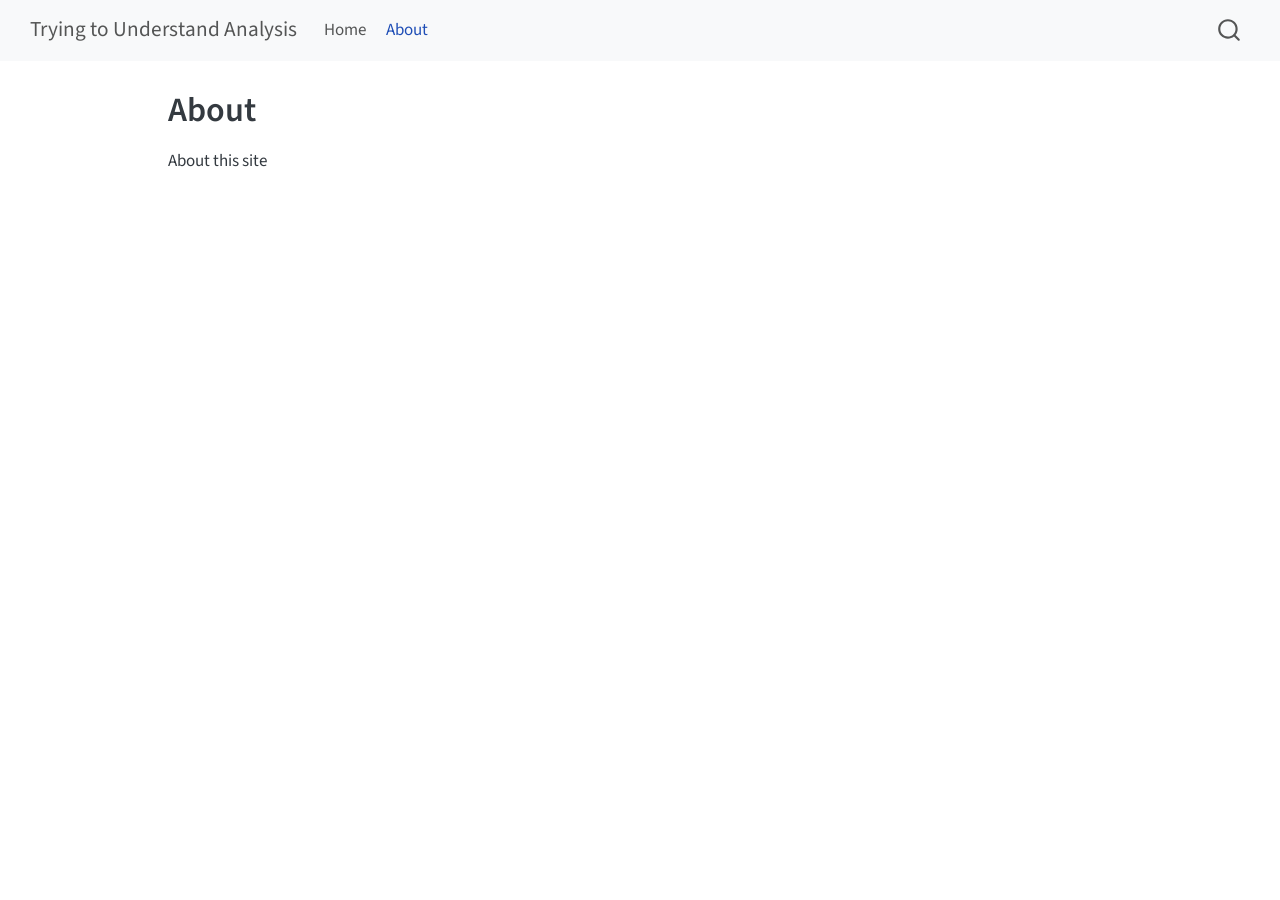
<file: about.html>
<!DOCTYPE html>
<html xmlns="http://www.w3.org/1999/xhtml" lang="en" xml:lang="en"><head>

<meta charset="utf-8">
<meta name="generator" content="quarto-1.9.38">

<meta name="viewport" content="width=device-width, initial-scale=1.0, user-scalable=yes">


<title>About – Trying to Understand Analysis</title>
<style>
/* Default styles provided by pandoc.
** See https://pandoc.org/MANUAL.html#variables-for-html for config info.
*/
code{white-space: pre-wrap;}
span.smallcaps{font-variant: small-caps;}
div.columns{display: flex; gap: min(4vw, 1.5em);}
div.column{flex: auto; overflow-x: auto;}
div.hanging-indent{margin-left: 1.5em; text-indent: -1.5em;}
ul.task-list{list-style: none;}
ul.task-list li input[type="checkbox"] {
  width: 0.8em;
  margin: 0 0.8em 0.2em -1em; /* quarto-specific, see https://github.com/quarto-dev/quarto-cli/issues/4556 */ 
  vertical-align: middle;
}
</style>


<script src="site_libs/quarto-nav/quarto-nav.js"></script>
<script src="site_libs/quarto-nav/headroom.min.js"></script>
<script src="site_libs/clipboard/clipboard.min.js"></script>
<script src="site_libs/quarto-search/autocomplete.umd.js"></script>
<script src="site_libs/quarto-search/fuse.min.js"></script>
<script src="site_libs/quarto-search/quarto-search.js"></script>
<meta name="quarto:offset" content="./">
<script src="site_libs/quarto-html/quarto.js" type="module"></script>
<script src="site_libs/quarto-html/tabsets/tabsets.js" type="module"></script>
<script src="site_libs/quarto-html/popper.min.js"></script>
<script src="site_libs/quarto-html/tippy.umd.min.js"></script>
<script src="site_libs/quarto-html/anchor.min.js"></script>
<link href="site_libs/quarto-html/tippy.css" rel="stylesheet">
<link href="site_libs/quarto-html/quarto-syntax-highlighting-15634bcf2e68342d4ad2dfa704d543f6.css" rel="stylesheet" id="quarto-text-highlighting-styles">
<script src="site_libs/bootstrap/bootstrap.min.js"></script>
<link href="site_libs/bootstrap/bootstrap-icons.css" rel="stylesheet">
<link href="site_libs/bootstrap/bootstrap-c98d9d0b3b0a085d3ddf71e6e91476d8.min.css" rel="stylesheet" append-hash="true" id="quarto-bootstrap" data-mode="light">
<script id="quarto-search-options" type="application/json">{
  "location": "navbar",
  "copy-button": false,
  "collapse-after": 3,
  "panel-placement": "end",
  "type": "overlay",
  "limit": 50,
  "keyboard-shortcut": [
    "f",
    "/",
    "s"
  ],
  "show-item-context": false,
  "language": {
    "search-no-results-text": "No results",
    "search-matching-documents-text": "matching documents",
    "search-copy-link-title": "Copy link to search",
    "search-hide-matches-text": "Hide additional matches",
    "search-more-match-text": "more match in this document",
    "search-more-matches-text": "more matches in this document",
    "search-clear-button-title": "Clear",
    "search-text-placeholder": "",
    "search-detached-cancel-button-title": "Cancel",
    "search-submit-button-title": "Submit",
    "search-label": "Search"
  }
}</script>


<link rel="stylesheet" href="styles.css">
</head>

<body class="nav-fixed quarto-light">

<div id="quarto-search-results"></div>
  <header id="quarto-header" class="headroom fixed-top">
    <nav class="navbar navbar-expand-lg " data-bs-theme="dark">
      <div class="navbar-container container-fluid">
      <div class="navbar-brand-container mx-auto">
    <a class="navbar-brand" href="./index.html">
    <span class="navbar-title">Trying to Understand Analysis</span>
    </a>
  </div>
            <div id="quarto-search" class="" title="Search"></div>
          <button class="navbar-toggler" type="button" data-bs-toggle="collapse" data-bs-target="#navbarCollapse" aria-controls="navbarCollapse" role="menu" aria-expanded="false" aria-label="Toggle navigation" onclick="if (window.quartoToggleHeadroom) { window.quartoToggleHeadroom(); }">
  <span class="navbar-toggler-icon"></span>
</button>
          <div class="collapse navbar-collapse" id="navbarCollapse">
            <ul class="navbar-nav navbar-nav-scroll me-auto">
  <li class="nav-item">
    <a class="nav-link" href="./index.html"> 
<span class="menu-text">Home</span></a>
  </li>  
  <li class="nav-item">
    <a class="nav-link active" href="./about.html" aria-current="page"> 
<span class="menu-text">About</span></a>
  </li>  
</ul>
          </div> <!-- /navcollapse -->
            <div class="quarto-navbar-tools">
</div>
      </div> <!-- /container-fluid -->
    </nav>
</header>
<!-- content -->
<div id="quarto-content" class="quarto-container page-columns page-rows-contents page-layout-article page-navbar">
<!-- sidebar -->
<!-- margin-sidebar -->
    <div id="quarto-margin-sidebar" class="sidebar margin-sidebar zindex-bottom">
        
    </div>
<!-- main -->
<main class="content" id="quarto-document-content">

<header id="title-block-header" class="quarto-title-block default">
<div class="quarto-title">
<h1 class="title">About</h1>
</div>



<div class="quarto-title-meta">

    
  
    
  </div>
  


</header>


<p>About this site</p>



</main> <!-- /main -->
<script id="quarto-html-after-body" type="application/javascript">
  window.document.addEventListener("DOMContentLoaded", function (event) {
    const icon = "";
    const anchorJS = new window.AnchorJS();
    anchorJS.options = {
      placement: 'right',
      icon: icon
    };
    anchorJS.add('.anchored');
    const isCodeAnnotation = (el) => {
      for (const clz of el.classList) {
        if (clz.startsWith('code-annotation-')) {                     
          return true;
        }
      }
      return false;
    }
    const onCopySuccess = function(e) {
      // button target
      const button = e.trigger;
      // don't keep focus
      button.blur();
      // flash "checked"
      button.classList.add('code-copy-button-checked');
      var currentTitle = button.getAttribute("title");
      button.setAttribute("title", "Copied!");
      let tooltip;
      if (window.bootstrap) {
        button.setAttribute("data-bs-toggle", "tooltip");
        button.setAttribute("data-bs-placement", "left");
        button.setAttribute("data-bs-title", "Copied!");
        tooltip = new bootstrap.Tooltip(button, 
          { trigger: "manual", 
            customClass: "code-copy-button-tooltip",
            offset: [0, -8]});
        tooltip.show();    
      }
      setTimeout(function() {
        if (tooltip) {
          tooltip.hide();
          button.removeAttribute("data-bs-title");
          button.removeAttribute("data-bs-toggle");
          button.removeAttribute("data-bs-placement");
        }
        button.setAttribute("title", currentTitle);
        button.classList.remove('code-copy-button-checked');
      }, 1000);
      // clear code selection
      e.clearSelection();
    }
    const getTextToCopy = function(trigger) {
      const outerScaffold = trigger.parentElement.cloneNode(true);
      const codeEl = outerScaffold.querySelector('code');
      for (const childEl of codeEl.children) {
        if (isCodeAnnotation(childEl)) {
          childEl.remove();
        }
      }
      return codeEl.innerText;
    }
    const clipboard = new window.ClipboardJS('.code-copy-button:not([data-in-quarto-modal])', {
      text: getTextToCopy
    });
    clipboard.on('success', onCopySuccess);
    if (window.document.getElementById('quarto-embedded-source-code-modal')) {
      const clipboardModal = new window.ClipboardJS('.code-copy-button[data-in-quarto-modal]', {
        text: getTextToCopy,
        container: window.document.getElementById('quarto-embedded-source-code-modal')
      });
      clipboardModal.on('success', onCopySuccess);
    }
      var localhostRegex = new RegExp(/^(?:http|https):\/\/localhost\:?[0-9]*\//);
      var mailtoRegex = new RegExp(/^mailto:/);
        var filterRegex = new RegExp("https:\/\/chrisdongwon\.github\.io\/Trying-to-Understand-Analysis\/");
      var isInternal = (href) => {
          return filterRegex.test(href) || localhostRegex.test(href) || mailtoRegex.test(href);
      }
      // Inspect non-navigation links and adorn them if external
     var links = window.document.querySelectorAll('a[href]:not(.nav-link):not(.navbar-brand):not(.toc-action):not(.sidebar-link):not(.sidebar-item-toggle):not(.pagination-link):not(.no-external):not([aria-hidden]):not(.dropdown-item):not(.quarto-navigation-tool):not(.about-link)');
      for (var i=0; i<links.length; i++) {
        const link = links[i];
        if (!isInternal(link.href)) {
          // undo the damage that might have been done by quarto-nav.js in the case of
          // links that we want to consider external
          if (link.dataset.originalHref !== undefined) {
            link.href = link.dataset.originalHref;
          }
        }
      }
    function tippyHover(el, contentFn, onTriggerFn, onUntriggerFn) {
      const config = {
        allowHTML: true,
        maxWidth: 500,
        delay: 100,
        arrow: false,
        appendTo: function(el) {
            return el.parentElement;
        },
        interactive: true,
        interactiveBorder: 10,
        theme: 'quarto',
        placement: 'bottom-start',
      };
      if (contentFn) {
        config.content = contentFn;
      }
      if (onTriggerFn) {
        config.onTrigger = onTriggerFn;
      }
      if (onUntriggerFn) {
        config.onUntrigger = onUntriggerFn;
      }
      window.tippy(el, config); 
    }
    const noterefs = window.document.querySelectorAll('a[role="doc-noteref"]');
    for (var i=0; i<noterefs.length; i++) {
      const ref = noterefs[i];
      tippyHover(ref, function() {
        // use id or data attribute instead here
        let href = ref.getAttribute('data-footnote-href') || ref.getAttribute('href');
        try { href = new URL(href).hash; } catch {}
        const id = href.replace(/^#\/?/, "");
        const note = window.document.getElementById(id);
        if (note) {
          return note.innerHTML;
        } else {
          return "";
        }
      });
    }
    const xrefs = window.document.querySelectorAll('a.quarto-xref');
    const processXRef = (id, note) => {
      // Strip column container classes
      const stripColumnClz = (el) => {
        el.classList.remove("page-full", "page-columns");
        if (el.children) {
          for (const child of el.children) {
            stripColumnClz(child);
          }
        }
      }
      stripColumnClz(note)
      if (id === null || id.startsWith('sec-')) {
        // Special case sections, only their first couple elements
        const container = document.createElement("div");
        if (note.children && note.children.length > 2) {
          container.appendChild(note.children[0].cloneNode(true));
          for (let i = 1; i < note.children.length; i++) {
            const child = note.children[i];
            if (child.tagName === "P" && child.innerText === "") {
              continue;
            } else {
              container.appendChild(child.cloneNode(true));
              break;
            }
          }
          if (window.Quarto?.typesetMath) {
            window.Quarto.typesetMath(container);
          }
          return container.innerHTML
        } else {
          if (window.Quarto?.typesetMath) {
            window.Quarto.typesetMath(note);
          }
          return note.innerHTML;
        }
      } else {
        // Remove any anchor links if they are present
        const anchorLink = note.querySelector('a.anchorjs-link');
        if (anchorLink) {
          anchorLink.remove();
        }
        if (window.Quarto?.typesetMath) {
          window.Quarto.typesetMath(note);
        }
        if (note.classList.contains("callout")) {
          return note.outerHTML;
        } else {
          return note.innerHTML;
        }
      }
    }
    for (var i=0; i<xrefs.length; i++) {
      const xref = xrefs[i];
      tippyHover(xref, undefined, function(instance) {
        instance.disable();
        let url = xref.getAttribute('href');
        let hash = undefined; 
        if (url.startsWith('#')) {
          hash = url;
        } else {
          try { hash = new URL(url).hash; } catch {}
        }
        if (hash) {
          const id = hash.replace(/^#\/?/, "");
          const note = window.document.getElementById(id);
          if (note !== null) {
            try {
              const html = processXRef(id, note.cloneNode(true));
              instance.setContent(html);
            } finally {
              instance.enable();
              instance.show();
            }
          } else {
            // See if we can fetch this
            fetch(url.split('#')[0])
            .then(res => res.text())
            .then(html => {
              const parser = new DOMParser();
              const htmlDoc = parser.parseFromString(html, "text/html");
              const note = htmlDoc.getElementById(id);
              if (note !== null) {
                const html = processXRef(id, note);
                instance.setContent(html);
              } 
            }).finally(() => {
              instance.enable();
              instance.show();
            });
          }
        } else {
          // See if we can fetch a full url (with no hash to target)
          // This is a special case and we should probably do some content thinning / targeting
          fetch(url)
          .then(res => res.text())
          .then(html => {
            const parser = new DOMParser();
            const htmlDoc = parser.parseFromString(html, "text/html");
            const note = htmlDoc.querySelector('main.content');
            if (note !== null) {
              // This should only happen for chapter cross references
              // (since there is no id in the URL)
              // remove the first header
              if (note.children.length > 0 && note.children[0].tagName === "HEADER") {
                note.children[0].remove();
              }
              const html = processXRef(null, note);
              instance.setContent(html);
            } 
          }).finally(() => {
            instance.enable();
            instance.show();
          });
        }
      }, function(instance) {
      });
    }
        let selectedAnnoteEl;
        const selectorForAnnotation = ( cell, annotation) => {
          let cellAttr = 'data-code-cell="' + cell + '"';
          let lineAttr = 'data-code-annotation="' +  annotation + '"';
          const selector = 'span[' + cellAttr + '][' + lineAttr + ']';
          return selector;
        }
        const selectCodeLines = (annoteEl) => {
          const doc = window.document;
          const targetCell = annoteEl.getAttribute("data-target-cell");
          const targetAnnotation = annoteEl.getAttribute("data-target-annotation");
          const annoteSpan = window.document.querySelector(selectorForAnnotation(targetCell, targetAnnotation));
          const lines = annoteSpan.getAttribute("data-code-lines").split(",");
          const lineIds = lines.map((line) => {
            return targetCell + "-" + line;
          })
          let top = null;
          let height = null;
          let parent = null;
          if (lineIds.length > 0) {
              //compute the position of the single el (top and bottom and make a div)
              const el = window.document.getElementById(lineIds[0]);
              top = el.offsetTop;
              height = el.offsetHeight;
              parent = el.parentElement.parentElement;
            if (lineIds.length > 1) {
              const lastEl = window.document.getElementById(lineIds[lineIds.length - 1]);
              const bottom = lastEl.offsetTop + lastEl.offsetHeight;
              height = bottom - top;
            }
            if (top !== null && height !== null && parent !== null) {
              // cook up a div (if necessary) and position it 
              let div = window.document.getElementById("code-annotation-line-highlight");
              if (div === null) {
                div = window.document.createElement("div");
                div.setAttribute("id", "code-annotation-line-highlight");
                div.style.position = 'absolute';
                parent.appendChild(div);
              }
              div.style.top = top - 2 + "px";
              div.style.height = height + 4 + "px";
              div.style.left = 0;
              let gutterDiv = window.document.getElementById("code-annotation-line-highlight-gutter");
              if (gutterDiv === null) {
                gutterDiv = window.document.createElement("div");
                gutterDiv.setAttribute("id", "code-annotation-line-highlight-gutter");
                gutterDiv.style.position = 'absolute';
                const codeCell = window.document.getElementById(targetCell);
                const gutter = codeCell.querySelector('.code-annotation-gutter');
                gutter.appendChild(gutterDiv);
              }
              gutterDiv.style.top = top - 2 + "px";
              gutterDiv.style.height = height + 4 + "px";
            }
            selectedAnnoteEl = annoteEl;
          }
        };
        const unselectCodeLines = () => {
          const elementsIds = ["code-annotation-line-highlight", "code-annotation-line-highlight-gutter"];
          elementsIds.forEach((elId) => {
            const div = window.document.getElementById(elId);
            if (div) {
              div.remove();
            }
          });
          selectedAnnoteEl = undefined;
        };
          // Handle positioning of the toggle
      window.addEventListener(
        "resize",
        throttle(() => {
          elRect = undefined;
          if (selectedAnnoteEl) {
            selectCodeLines(selectedAnnoteEl);
          }
        }, 10)
      );
      function throttle(fn, ms) {
      let throttle = false;
      let timer;
        return (...args) => {
          if(!throttle) { // first call gets through
              fn.apply(this, args);
              throttle = true;
          } else { // all the others get throttled
              if(timer) clearTimeout(timer); // cancel #2
              timer = setTimeout(() => {
                fn.apply(this, args);
                timer = throttle = false;
              }, ms);
          }
        };
      }
        // Attach click handler to the DT
        const annoteDls = window.document.querySelectorAll('dt[data-target-cell]');
        for (const annoteDlNode of annoteDls) {
          annoteDlNode.addEventListener('click', (event) => {
            const clickedEl = event.target;
            if (clickedEl !== selectedAnnoteEl) {
              unselectCodeLines();
              const activeEl = window.document.querySelector('dt[data-target-cell].code-annotation-active');
              if (activeEl) {
                activeEl.classList.remove('code-annotation-active');
              }
              selectCodeLines(clickedEl);
              clickedEl.classList.add('code-annotation-active');
            } else {
              // Unselect the line
              unselectCodeLines();
              clickedEl.classList.remove('code-annotation-active');
            }
          });
        }
    const findCites = (el) => {
      const parentEl = el.parentElement;
      if (parentEl) {
        const cites = parentEl.dataset.cites;
        if (cites) {
          return {
            el,
            cites: cites.split(' ')
          };
        } else {
          return findCites(el.parentElement)
        }
      } else {
        return undefined;
      }
    };
    var bibliorefs = window.document.querySelectorAll('a[role="doc-biblioref"]');
    for (var i=0; i<bibliorefs.length; i++) {
      const ref = bibliorefs[i];
      const citeInfo = findCites(ref);
      if (citeInfo) {
        tippyHover(citeInfo.el, function() {
          var popup = window.document.createElement('div');
          citeInfo.cites.forEach(function(cite) {
            var citeDiv = window.document.createElement('div');
            citeDiv.classList.add('hanging-indent');
            citeDiv.classList.add('csl-entry');
            var biblioDiv = window.document.getElementById('ref-' + cite);
            if (biblioDiv) {
              citeDiv.innerHTML = biblioDiv.innerHTML;
            }
            popup.appendChild(citeDiv);
          });
          return popup.innerHTML;
        });
      }
    }
  });
  </script>
</div> <!-- /content -->




</body></html>
</file>
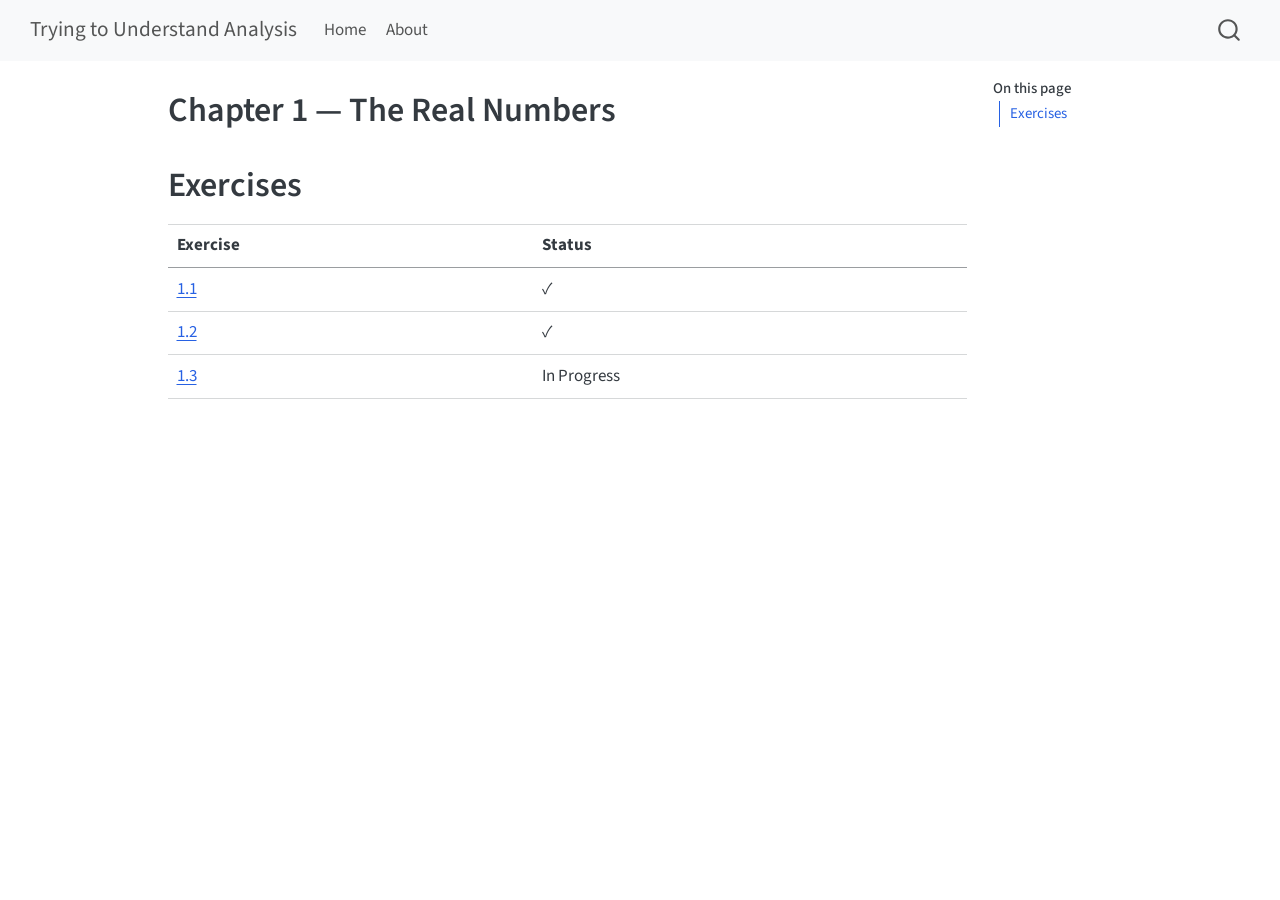
<file: chapters/chapter-01.html>
<!DOCTYPE html>
<html xmlns="http://www.w3.org/1999/xhtml" lang="en" xml:lang="en"><head>

<meta charset="utf-8">
<meta name="generator" content="quarto-1.9.38">

<meta name="viewport" content="width=device-width, initial-scale=1.0, user-scalable=yes">


<title>Chapter 1 — The Real Numbers – Trying to Understand Analysis</title>
<style>
/* Default styles provided by pandoc.
** See https://pandoc.org/MANUAL.html#variables-for-html for config info.
*/
code{white-space: pre-wrap;}
span.smallcaps{font-variant: small-caps;}
div.columns{display: flex; gap: min(4vw, 1.5em);}
div.column{flex: auto; overflow-x: auto;}
div.hanging-indent{margin-left: 1.5em; text-indent: -1.5em;}
ul.task-list{list-style: none;}
ul.task-list li input[type="checkbox"] {
  width: 0.8em;
  margin: 0 0.8em 0.2em -1em; /* quarto-specific, see https://github.com/quarto-dev/quarto-cli/issues/4556 */ 
  vertical-align: middle;
}
</style>


<script src="../site_libs/quarto-nav/quarto-nav.js"></script>
<script src="../site_libs/quarto-nav/headroom.min.js"></script>
<script src="../site_libs/clipboard/clipboard.min.js"></script>
<script src="../site_libs/quarto-search/autocomplete.umd.js"></script>
<script src="../site_libs/quarto-search/fuse.min.js"></script>
<script src="../site_libs/quarto-search/quarto-search.js"></script>
<meta name="quarto:offset" content="../">
<script src="../site_libs/quarto-html/quarto.js" type="module"></script>
<script src="../site_libs/quarto-html/tabsets/tabsets.js" type="module"></script>
<script src="../site_libs/quarto-html/popper.min.js"></script>
<script src="../site_libs/quarto-html/tippy.umd.min.js"></script>
<script src="../site_libs/quarto-html/anchor.min.js"></script>
<link href="../site_libs/quarto-html/tippy.css" rel="stylesheet">
<link href="../site_libs/quarto-html/quarto-syntax-highlighting-15634bcf2e68342d4ad2dfa704d543f6.css" rel="stylesheet" id="quarto-text-highlighting-styles">
<script src="../site_libs/bootstrap/bootstrap.min.js"></script>
<link href="../site_libs/bootstrap/bootstrap-icons.css" rel="stylesheet">
<link href="../site_libs/bootstrap/bootstrap-c98d9d0b3b0a085d3ddf71e6e91476d8.min.css" rel="stylesheet" append-hash="true" id="quarto-bootstrap" data-mode="light">
<script id="quarto-search-options" type="application/json">{
  "location": "navbar",
  "copy-button": false,
  "collapse-after": 3,
  "panel-placement": "end",
  "type": "overlay",
  "limit": 50,
  "keyboard-shortcut": [
    "f",
    "/",
    "s"
  ],
  "show-item-context": false,
  "language": {
    "search-no-results-text": "No results",
    "search-matching-documents-text": "matching documents",
    "search-copy-link-title": "Copy link to search",
    "search-hide-matches-text": "Hide additional matches",
    "search-more-match-text": "more match in this document",
    "search-more-matches-text": "more matches in this document",
    "search-clear-button-title": "Clear",
    "search-text-placeholder": "",
    "search-detached-cancel-button-title": "Cancel",
    "search-submit-button-title": "Submit",
    "search-label": "Search"
  }
}</script>


<link rel="stylesheet" href="../styles.css">
</head>

<body class="nav-fixed quarto-light">

<div id="quarto-search-results"></div>
  <header id="quarto-header" class="headroom fixed-top">
    <nav class="navbar navbar-expand-lg " data-bs-theme="dark">
      <div class="navbar-container container-fluid">
      <div class="navbar-brand-container mx-auto">
    <a class="navbar-brand" href="../index.html">
    <span class="navbar-title">Trying to Understand Analysis</span>
    </a>
  </div>
            <div id="quarto-search" class="" title="Search"></div>
          <button class="navbar-toggler" type="button" data-bs-toggle="collapse" data-bs-target="#navbarCollapse" aria-controls="navbarCollapse" role="menu" aria-expanded="false" aria-label="Toggle navigation" onclick="if (window.quartoToggleHeadroom) { window.quartoToggleHeadroom(); }">
  <span class="navbar-toggler-icon"></span>
</button>
          <div class="collapse navbar-collapse" id="navbarCollapse">
            <ul class="navbar-nav navbar-nav-scroll me-auto">
  <li class="nav-item">
    <a class="nav-link" href="../index.html"> 
<span class="menu-text">Home</span></a>
  </li>  
  <li class="nav-item">
    <a class="nav-link" href="../about.html"> 
<span class="menu-text">About</span></a>
  </li>  
</ul>
          </div> <!-- /navcollapse -->
            <div class="quarto-navbar-tools">
</div>
      </div> <!-- /container-fluid -->
    </nav>
</header>
<!-- content -->
<div id="quarto-content" class="quarto-container page-columns page-rows-contents page-layout-article page-navbar">
<!-- sidebar -->
<!-- margin-sidebar -->
    <div id="quarto-margin-sidebar" class="sidebar margin-sidebar">
        <nav id="TOC" role="doc-toc" class="toc-active">
    <h2 id="toc-title">On this page</h2>
   
  <ul>
  <li><a href="#exercises" id="toc-exercises" class="nav-link active" data-scroll-target="#exercises">Exercises</a></li>
  </ul>
</nav>
    </div>
<!-- main -->
<main class="content" id="quarto-document-content">

<header id="title-block-header" class="quarto-title-block default">
<div class="quarto-title">
<h1 class="title">Chapter 1 — The Real Numbers</h1>
</div>



<div class="quarto-title-meta">

    
  
    
  </div>
  


</header>


<section id="exercises" class="level1">
<h1>Exercises</h1>
<table class="caption-top table">
<thead>
<tr class="header">
<th>Exercise</th>
<th>Status</th>
</tr>
</thead>
<tbody>
<tr class="odd">
<td><a href="../exercises/chapter-01/ex-1-1.html">1.1</a></td>
<td>✓</td>
</tr>
<tr class="even">
<td><a href="../exercises/chapter-01/ex-1-2.html">1.2</a></td>
<td>✓</td>
</tr>
<tr class="odd">
<td><a href="../exercises/chapter-01/ex-1-3.html">1.3</a></td>
<td>In Progress</td>
</tr>
</tbody>
</table>


</section>

</main> <!-- /main -->
<script id="quarto-html-after-body" type="application/javascript">
  window.document.addEventListener("DOMContentLoaded", function (event) {
    const icon = "";
    const anchorJS = new window.AnchorJS();
    anchorJS.options = {
      placement: 'right',
      icon: icon
    };
    anchorJS.add('.anchored');
    const isCodeAnnotation = (el) => {
      for (const clz of el.classList) {
        if (clz.startsWith('code-annotation-')) {                     
          return true;
        }
      }
      return false;
    }
    const onCopySuccess = function(e) {
      // button target
      const button = e.trigger;
      // don't keep focus
      button.blur();
      // flash "checked"
      button.classList.add('code-copy-button-checked');
      var currentTitle = button.getAttribute("title");
      button.setAttribute("title", "Copied!");
      let tooltip;
      if (window.bootstrap) {
        button.setAttribute("data-bs-toggle", "tooltip");
        button.setAttribute("data-bs-placement", "left");
        button.setAttribute("data-bs-title", "Copied!");
        tooltip = new bootstrap.Tooltip(button, 
          { trigger: "manual", 
            customClass: "code-copy-button-tooltip",
            offset: [0, -8]});
        tooltip.show();    
      }
      setTimeout(function() {
        if (tooltip) {
          tooltip.hide();
          button.removeAttribute("data-bs-title");
          button.removeAttribute("data-bs-toggle");
          button.removeAttribute("data-bs-placement");
        }
        button.setAttribute("title", currentTitle);
        button.classList.remove('code-copy-button-checked');
      }, 1000);
      // clear code selection
      e.clearSelection();
    }
    const getTextToCopy = function(trigger) {
      const outerScaffold = trigger.parentElement.cloneNode(true);
      const codeEl = outerScaffold.querySelector('code');
      for (const childEl of codeEl.children) {
        if (isCodeAnnotation(childEl)) {
          childEl.remove();
        }
      }
      return codeEl.innerText;
    }
    const clipboard = new window.ClipboardJS('.code-copy-button:not([data-in-quarto-modal])', {
      text: getTextToCopy
    });
    clipboard.on('success', onCopySuccess);
    if (window.document.getElementById('quarto-embedded-source-code-modal')) {
      const clipboardModal = new window.ClipboardJS('.code-copy-button[data-in-quarto-modal]', {
        text: getTextToCopy,
        container: window.document.getElementById('quarto-embedded-source-code-modal')
      });
      clipboardModal.on('success', onCopySuccess);
    }
      var localhostRegex = new RegExp(/^(?:http|https):\/\/localhost\:?[0-9]*\//);
      var mailtoRegex = new RegExp(/^mailto:/);
        var filterRegex = new RegExp("https:\/\/chrisdongwon\.github\.io\/Trying-to-Understand-Analysis\/");
      var isInternal = (href) => {
          return filterRegex.test(href) || localhostRegex.test(href) || mailtoRegex.test(href);
      }
      // Inspect non-navigation links and adorn them if external
     var links = window.document.querySelectorAll('a[href]:not(.nav-link):not(.navbar-brand):not(.toc-action):not(.sidebar-link):not(.sidebar-item-toggle):not(.pagination-link):not(.no-external):not([aria-hidden]):not(.dropdown-item):not(.quarto-navigation-tool):not(.about-link)');
      for (var i=0; i<links.length; i++) {
        const link = links[i];
        if (!isInternal(link.href)) {
          // undo the damage that might have been done by quarto-nav.js in the case of
          // links that we want to consider external
          if (link.dataset.originalHref !== undefined) {
            link.href = link.dataset.originalHref;
          }
        }
      }
    function tippyHover(el, contentFn, onTriggerFn, onUntriggerFn) {
      const config = {
        allowHTML: true,
        maxWidth: 500,
        delay: 100,
        arrow: false,
        appendTo: function(el) {
            return el.parentElement;
        },
        interactive: true,
        interactiveBorder: 10,
        theme: 'quarto',
        placement: 'bottom-start',
      };
      if (contentFn) {
        config.content = contentFn;
      }
      if (onTriggerFn) {
        config.onTrigger = onTriggerFn;
      }
      if (onUntriggerFn) {
        config.onUntrigger = onUntriggerFn;
      }
      window.tippy(el, config); 
    }
    const noterefs = window.document.querySelectorAll('a[role="doc-noteref"]');
    for (var i=0; i<noterefs.length; i++) {
      const ref = noterefs[i];
      tippyHover(ref, function() {
        // use id or data attribute instead here
        let href = ref.getAttribute('data-footnote-href') || ref.getAttribute('href');
        try { href = new URL(href).hash; } catch {}
        const id = href.replace(/^#\/?/, "");
        const note = window.document.getElementById(id);
        if (note) {
          return note.innerHTML;
        } else {
          return "";
        }
      });
    }
    const xrefs = window.document.querySelectorAll('a.quarto-xref');
    const processXRef = (id, note) => {
      // Strip column container classes
      const stripColumnClz = (el) => {
        el.classList.remove("page-full", "page-columns");
        if (el.children) {
          for (const child of el.children) {
            stripColumnClz(child);
          }
        }
      }
      stripColumnClz(note)
      if (id === null || id.startsWith('sec-')) {
        // Special case sections, only their first couple elements
        const container = document.createElement("div");
        if (note.children && note.children.length > 2) {
          container.appendChild(note.children[0].cloneNode(true));
          for (let i = 1; i < note.children.length; i++) {
            const child = note.children[i];
            if (child.tagName === "P" && child.innerText === "") {
              continue;
            } else {
              container.appendChild(child.cloneNode(true));
              break;
            }
          }
          if (window.Quarto?.typesetMath) {
            window.Quarto.typesetMath(container);
          }
          return container.innerHTML
        } else {
          if (window.Quarto?.typesetMath) {
            window.Quarto.typesetMath(note);
          }
          return note.innerHTML;
        }
      } else {
        // Remove any anchor links if they are present
        const anchorLink = note.querySelector('a.anchorjs-link');
        if (anchorLink) {
          anchorLink.remove();
        }
        if (window.Quarto?.typesetMath) {
          window.Quarto.typesetMath(note);
        }
        if (note.classList.contains("callout")) {
          return note.outerHTML;
        } else {
          return note.innerHTML;
        }
      }
    }
    for (var i=0; i<xrefs.length; i++) {
      const xref = xrefs[i];
      tippyHover(xref, undefined, function(instance) {
        instance.disable();
        let url = xref.getAttribute('href');
        let hash = undefined; 
        if (url.startsWith('#')) {
          hash = url;
        } else {
          try { hash = new URL(url).hash; } catch {}
        }
        if (hash) {
          const id = hash.replace(/^#\/?/, "");
          const note = window.document.getElementById(id);
          if (note !== null) {
            try {
              const html = processXRef(id, note.cloneNode(true));
              instance.setContent(html);
            } finally {
              instance.enable();
              instance.show();
            }
          } else {
            // See if we can fetch this
            fetch(url.split('#')[0])
            .then(res => res.text())
            .then(html => {
              const parser = new DOMParser();
              const htmlDoc = parser.parseFromString(html, "text/html");
              const note = htmlDoc.getElementById(id);
              if (note !== null) {
                const html = processXRef(id, note);
                instance.setContent(html);
              } 
            }).finally(() => {
              instance.enable();
              instance.show();
            });
          }
        } else {
          // See if we can fetch a full url (with no hash to target)
          // This is a special case and we should probably do some content thinning / targeting
          fetch(url)
          .then(res => res.text())
          .then(html => {
            const parser = new DOMParser();
            const htmlDoc = parser.parseFromString(html, "text/html");
            const note = htmlDoc.querySelector('main.content');
            if (note !== null) {
              // This should only happen for chapter cross references
              // (since there is no id in the URL)
              // remove the first header
              if (note.children.length > 0 && note.children[0].tagName === "HEADER") {
                note.children[0].remove();
              }
              const html = processXRef(null, note);
              instance.setContent(html);
            } 
          }).finally(() => {
            instance.enable();
            instance.show();
          });
        }
      }, function(instance) {
      });
    }
        let selectedAnnoteEl;
        const selectorForAnnotation = ( cell, annotation) => {
          let cellAttr = 'data-code-cell="' + cell + '"';
          let lineAttr = 'data-code-annotation="' +  annotation + '"';
          const selector = 'span[' + cellAttr + '][' + lineAttr + ']';
          return selector;
        }
        const selectCodeLines = (annoteEl) => {
          const doc = window.document;
          const targetCell = annoteEl.getAttribute("data-target-cell");
          const targetAnnotation = annoteEl.getAttribute("data-target-annotation");
          const annoteSpan = window.document.querySelector(selectorForAnnotation(targetCell, targetAnnotation));
          const lines = annoteSpan.getAttribute("data-code-lines").split(",");
          const lineIds = lines.map((line) => {
            return targetCell + "-" + line;
          })
          let top = null;
          let height = null;
          let parent = null;
          if (lineIds.length > 0) {
              //compute the position of the single el (top and bottom and make a div)
              const el = window.document.getElementById(lineIds[0]);
              top = el.offsetTop;
              height = el.offsetHeight;
              parent = el.parentElement.parentElement;
            if (lineIds.length > 1) {
              const lastEl = window.document.getElementById(lineIds[lineIds.length - 1]);
              const bottom = lastEl.offsetTop + lastEl.offsetHeight;
              height = bottom - top;
            }
            if (top !== null && height !== null && parent !== null) {
              // cook up a div (if necessary) and position it 
              let div = window.document.getElementById("code-annotation-line-highlight");
              if (div === null) {
                div = window.document.createElement("div");
                div.setAttribute("id", "code-annotation-line-highlight");
                div.style.position = 'absolute';
                parent.appendChild(div);
              }
              div.style.top = top - 2 + "px";
              div.style.height = height + 4 + "px";
              div.style.left = 0;
              let gutterDiv = window.document.getElementById("code-annotation-line-highlight-gutter");
              if (gutterDiv === null) {
                gutterDiv = window.document.createElement("div");
                gutterDiv.setAttribute("id", "code-annotation-line-highlight-gutter");
                gutterDiv.style.position = 'absolute';
                const codeCell = window.document.getElementById(targetCell);
                const gutter = codeCell.querySelector('.code-annotation-gutter');
                gutter.appendChild(gutterDiv);
              }
              gutterDiv.style.top = top - 2 + "px";
              gutterDiv.style.height = height + 4 + "px";
            }
            selectedAnnoteEl = annoteEl;
          }
        };
        const unselectCodeLines = () => {
          const elementsIds = ["code-annotation-line-highlight", "code-annotation-line-highlight-gutter"];
          elementsIds.forEach((elId) => {
            const div = window.document.getElementById(elId);
            if (div) {
              div.remove();
            }
          });
          selectedAnnoteEl = undefined;
        };
          // Handle positioning of the toggle
      window.addEventListener(
        "resize",
        throttle(() => {
          elRect = undefined;
          if (selectedAnnoteEl) {
            selectCodeLines(selectedAnnoteEl);
          }
        }, 10)
      );
      function throttle(fn, ms) {
      let throttle = false;
      let timer;
        return (...args) => {
          if(!throttle) { // first call gets through
              fn.apply(this, args);
              throttle = true;
          } else { // all the others get throttled
              if(timer) clearTimeout(timer); // cancel #2
              timer = setTimeout(() => {
                fn.apply(this, args);
                timer = throttle = false;
              }, ms);
          }
        };
      }
        // Attach click handler to the DT
        const annoteDls = window.document.querySelectorAll('dt[data-target-cell]');
        for (const annoteDlNode of annoteDls) {
          annoteDlNode.addEventListener('click', (event) => {
            const clickedEl = event.target;
            if (clickedEl !== selectedAnnoteEl) {
              unselectCodeLines();
              const activeEl = window.document.querySelector('dt[data-target-cell].code-annotation-active');
              if (activeEl) {
                activeEl.classList.remove('code-annotation-active');
              }
              selectCodeLines(clickedEl);
              clickedEl.classList.add('code-annotation-active');
            } else {
              // Unselect the line
              unselectCodeLines();
              clickedEl.classList.remove('code-annotation-active');
            }
          });
        }
    const findCites = (el) => {
      const parentEl = el.parentElement;
      if (parentEl) {
        const cites = parentEl.dataset.cites;
        if (cites) {
          return {
            el,
            cites: cites.split(' ')
          };
        } else {
          return findCites(el.parentElement)
        }
      } else {
        return undefined;
      }
    };
    var bibliorefs = window.document.querySelectorAll('a[role="doc-biblioref"]');
    for (var i=0; i<bibliorefs.length; i++) {
      const ref = bibliorefs[i];
      const citeInfo = findCites(ref);
      if (citeInfo) {
        tippyHover(citeInfo.el, function() {
          var popup = window.document.createElement('div');
          citeInfo.cites.forEach(function(cite) {
            var citeDiv = window.document.createElement('div');
            citeDiv.classList.add('hanging-indent');
            citeDiv.classList.add('csl-entry');
            var biblioDiv = window.document.getElementById('ref-' + cite);
            if (biblioDiv) {
              citeDiv.innerHTML = biblioDiv.innerHTML;
            }
            popup.appendChild(citeDiv);
          });
          return popup.innerHTML;
        });
      }
    }
  });
  </script>
</div> <!-- /content -->




</body></html>
</file>
<file: site_libs/quarto-html/tippy.css>
.tippy-box[data-animation=fade][data-state=hidden]{opacity:0}[data-tippy-root]{max-width:calc(100vw - 10px)}.tippy-box{position:relative;background-color:#333;color:#fff;border-radius:4px;font-size:14px;line-height:1.4;white-space:normal;outline:0;transition-property:transform,visibility,opacity}.tippy-box[data-placement^=top]>.tippy-arrow{bottom:0}.tippy-box[data-placement^=top]>.tippy-arrow:before{bottom:-7px;left:0;border-width:8px 8px 0;border-top-color:initial;transform-origin:center top}.tippy-box[data-placement^=bottom]>.tippy-arrow{top:0}.tippy-box[data-placement^=bottom]>.tippy-arrow:before{top:-7px;left:0;border-width:0 8px 8px;border-bottom-color:initial;transform-origin:center bottom}.tippy-box[data-placement^=left]>.tippy-arrow{right:0}.tippy-box[data-placement^=left]>.tippy-arrow:before{border-width:8px 0 8px 8px;border-left-color:initial;right:-7px;transform-origin:center left}.tippy-box[data-placement^=right]>.tippy-arrow{left:0}.tippy-box[data-placement^=right]>.tippy-arrow:before{left:-7px;border-width:8px 8px 8px 0;border-right-color:initial;transform-origin:center right}.tippy-box[data-inertia][data-state=visible]{transition-timing-function:cubic-bezier(.54,1.5,.38,1.11)}.tippy-arrow{width:16px;height:16px;color:#333}.tippy-arrow:before{content:"";position:absolute;border-color:transparent;border-style:solid}.tippy-content{position:relative;padding:5px 9px;z-index:1}
</file>
<file: site_libs/quarto-html/quarto-syntax-highlighting-15634bcf2e68342d4ad2dfa704d543f6.css>
/* quarto syntax highlight colors */
:root {
  --quarto-hl-ot-color: #003B4F;
  --quarto-hl-at-color: #657422;
  --quarto-hl-ss-color: #20794D;
  --quarto-hl-an-color: #5E5E5E;
  --quarto-hl-fu-color: #4758AB;
  --quarto-hl-st-color: #20794D;
  --quarto-hl-cf-color: #003B4F;
  --quarto-hl-op-color: #5E5E5E;
  --quarto-hl-er-color: #AD0000;
  --quarto-hl-bn-color: #AD0000;
  --quarto-hl-al-color: #AD0000;
  --quarto-hl-va-color: #111111;
  --quarto-hl-bu-color: inherit;
  --quarto-hl-ex-color: inherit;
  --quarto-hl-pp-color: #AD0000;
  --quarto-hl-in-color: #5E5E5E;
  --quarto-hl-vs-color: #20794D;
  --quarto-hl-wa-color: #5E5E5E;
  --quarto-hl-do-color: #5E5E5E;
  --quarto-hl-im-color: #00769E;
  --quarto-hl-ch-color: #20794D;
  --quarto-hl-dt-color: #AD0000;
  --quarto-hl-fl-color: #AD0000;
  --quarto-hl-co-color: #5E5E5E;
  --quarto-hl-cv-color: #5E5E5E;
  --quarto-hl-cn-color: #8f5902;
  --quarto-hl-sc-color: #5E5E5E;
  --quarto-hl-dv-color: #AD0000;
  --quarto-hl-kw-color: #003B4F;
}

/* other quarto variables */
:root {
  --quarto-font-monospace: SFMono-Regular, Menlo, Monaco, Consolas, "Liberation Mono", "Courier New", monospace;
}

/* syntax highlight based on Pandoc's rules */
pre > code.sourceCode > span {
  color: #003B4F;
}

code.sourceCode > span {
  color: #003B4F;
}

div.sourceCode,
div.sourceCode pre.sourceCode {
  color: #003B4F;
}

/* Normal */
code span {
  color: #003B4F;
}

/* Alert */
code span.al {
  color: #AD0000;
  font-style: inherit;
}

/* Annotation */
code span.an {
  color: #5E5E5E;
  font-style: inherit;
}

/* Attribute */
code span.at {
  color: #657422;
  font-style: inherit;
}

/* BaseN */
code span.bn {
  color: #AD0000;
  font-style: inherit;
}

/* BuiltIn */
code span.bu {
  font-style: inherit;
}

/* ControlFlow */
code span.cf {
  color: #003B4F;
  font-weight: bold;
  font-style: inherit;
}

/* Char */
code span.ch {
  color: #20794D;
  font-style: inherit;
}

/* Constant */
code span.cn {
  color: #8f5902;
  font-style: inherit;
}

/* Comment */
code span.co {
  color: #5E5E5E;
  font-style: inherit;
}

/* CommentVar */
code span.cv {
  color: #5E5E5E;
  font-style: italic;
}

/* Documentation */
code span.do {
  color: #5E5E5E;
  font-style: italic;
}

/* DataType */
code span.dt {
  color: #AD0000;
  font-style: inherit;
}

/* DecVal */
code span.dv {
  color: #AD0000;
  font-style: inherit;
}

/* Error */
code span.er {
  color: #AD0000;
  font-style: inherit;
}

/* Extension */
code span.ex {
  font-style: inherit;
}

/* Float */
code span.fl {
  color: #AD0000;
  font-style: inherit;
}

/* Function */
code span.fu {
  color: #4758AB;
  font-style: inherit;
}

/* Import */
code span.im {
  color: #00769E;
  font-style: inherit;
}

/* Information */
code span.in {
  color: #5E5E5E;
  font-style: inherit;
}

/* Keyword */
code span.kw {
  color: #003B4F;
  font-weight: bold;
  font-style: inherit;
}

/* Operator */
code span.op {
  color: #5E5E5E;
  font-style: inherit;
}

/* Other */
code span.ot {
  color: #003B4F;
  font-style: inherit;
}

/* Preprocessor */
code span.pp {
  color: #AD0000;
  font-style: inherit;
}

/* SpecialChar */
code span.sc {
  color: #5E5E5E;
  font-style: inherit;
}

/* SpecialString */
code span.ss {
  color: #20794D;
  font-style: inherit;
}

/* String */
code span.st {
  color: #20794D;
  font-style: inherit;
}

/* Variable */
code span.va {
  color: #111111;
  font-style: inherit;
}

/* VerbatimString */
code span.vs {
  color: #20794D;
  font-style: inherit;
}

/* Warning */
code span.wa {
  color: #5E5E5E;
  font-style: italic;
}

.prevent-inlining {
  content: "</";
}

/*# sourceMappingURL=f23921c56f73e400b49028c9186a1aa0.css.map */
</file>
<file: styles.css>
/* css styles */
.lemma {
    border-left: 5px solid #2c7fb8;
    background-color: #f5faff;
    padding: 1rem 1.25rem;
    margin: 1.5rem 0;
    border-radius: 6px;
}

.lemma > :first-child {
    margin-top: 0;
}

.lemma > :last-child {
    margin-bottom: 0;
}

.proof {
    margin: 1rem 0 1rem 2rem;
    padding-left: 1rem;
    border-left: 3px solid #d0d0d0;
    color: #333;
}

.proof p:first-child {
    margin-top: 0;
}

.proof p:last-child {
    margin-bottom: 0;
}

.proof p:last-child::after {
  content: " \25A0"; /* Unicode hex for an open square '□' */
  float: right;
}

.exercise-nav {
  display: flex;
  justify-content: space-between;
  align-items: center;
  margin-top: 3rem;
  padding-top: 1rem;
  border-top: 1px solid #ddd;
  gap: 1rem;
}
.exercise-nav > div { flex: 1; }
.exercise-nav .nav-prev { text-align: left; }
.exercise-nav .nav-back { text-align: center; }
.exercise-nav .nav-next { text-align: right; }
.exercise-nav a { text-decoration: none; font-weight: 500; }

@media (max-width: 600px) {
  .exercise-nav { flex-direction: column; text-align: center; }
}
</file>
